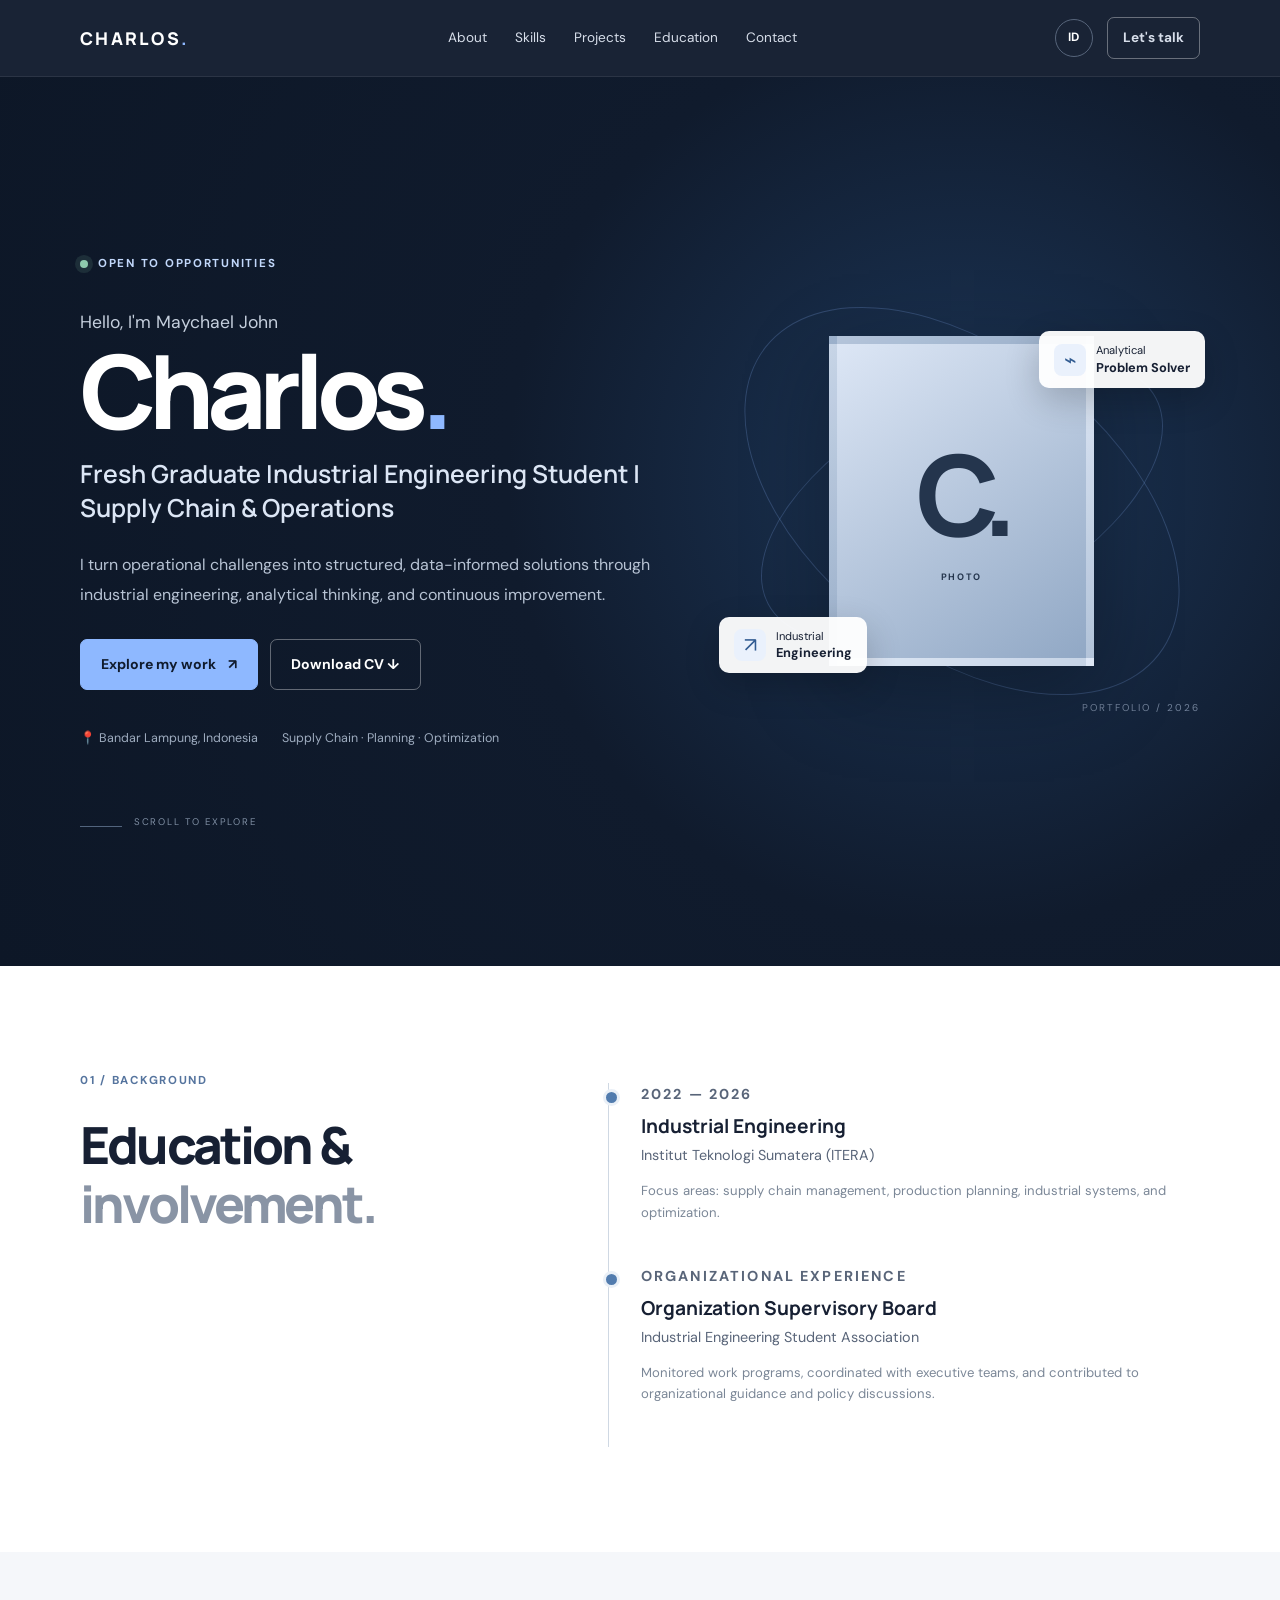
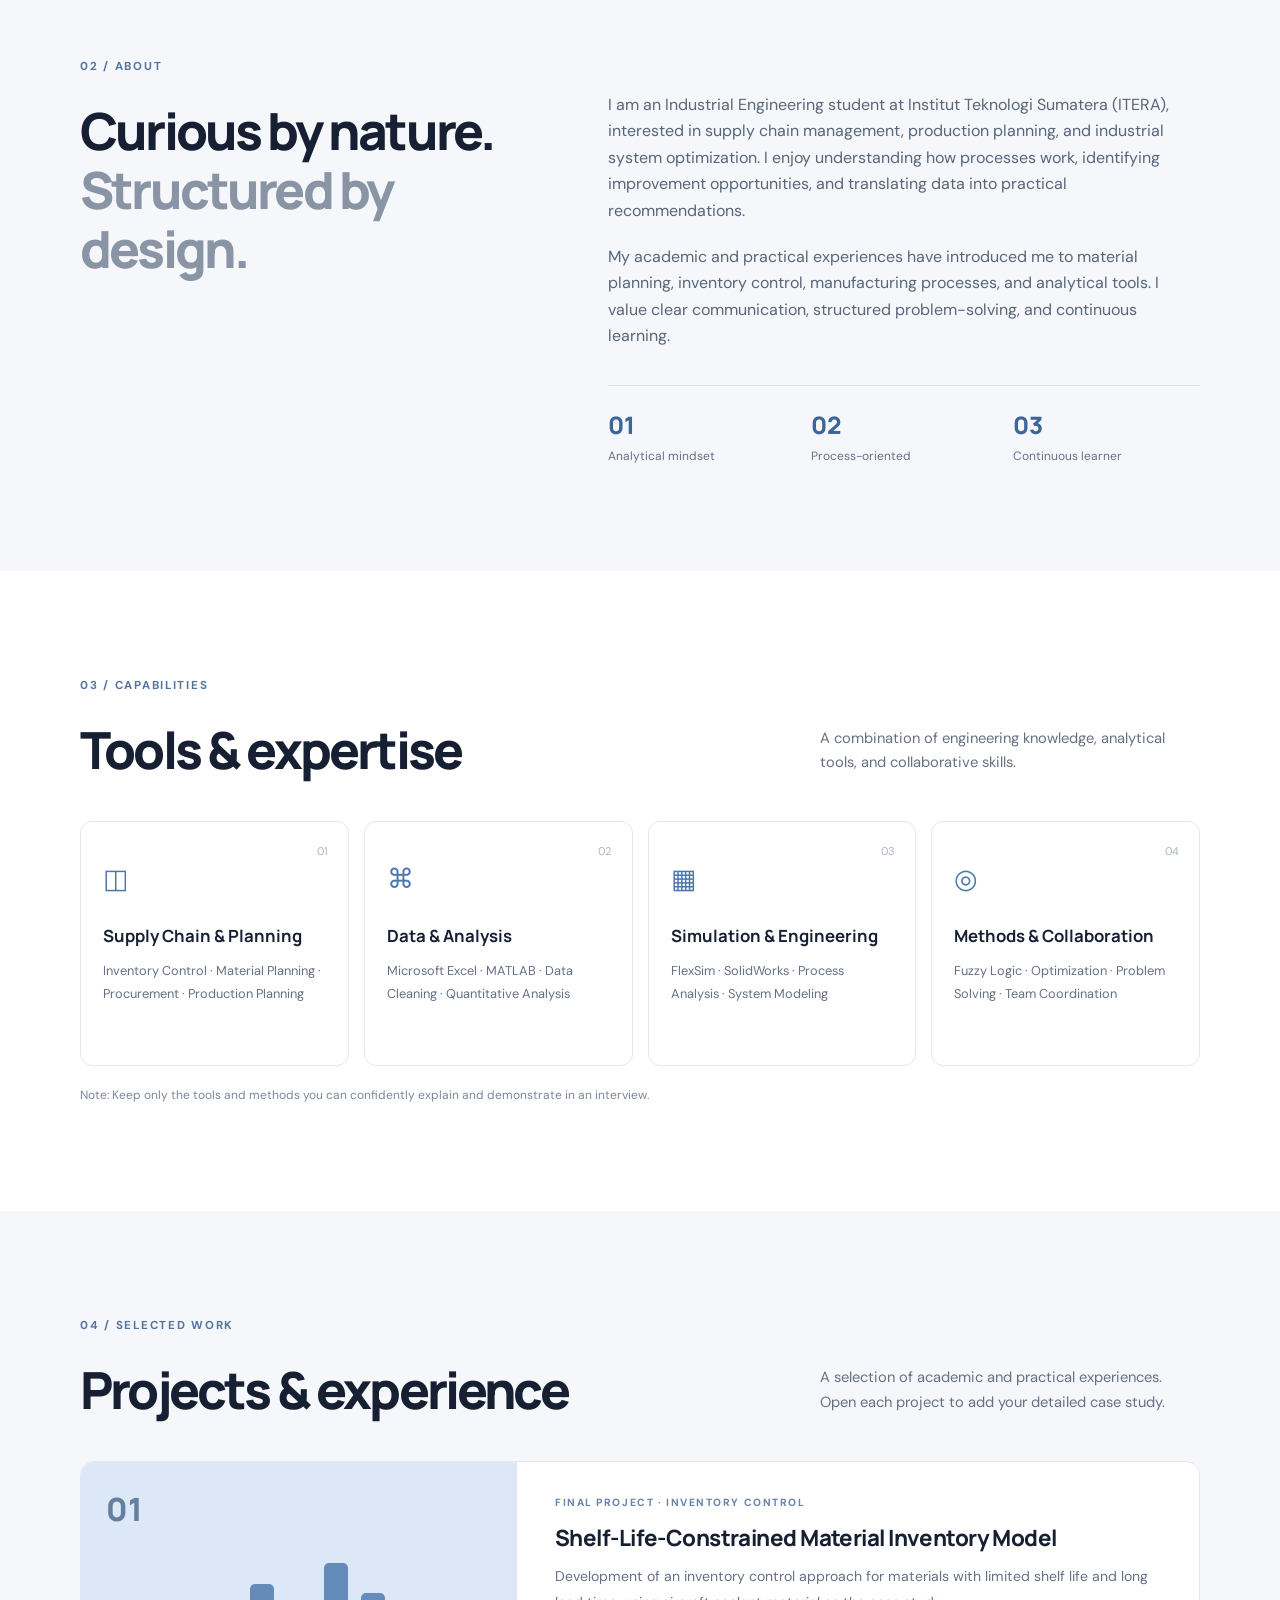
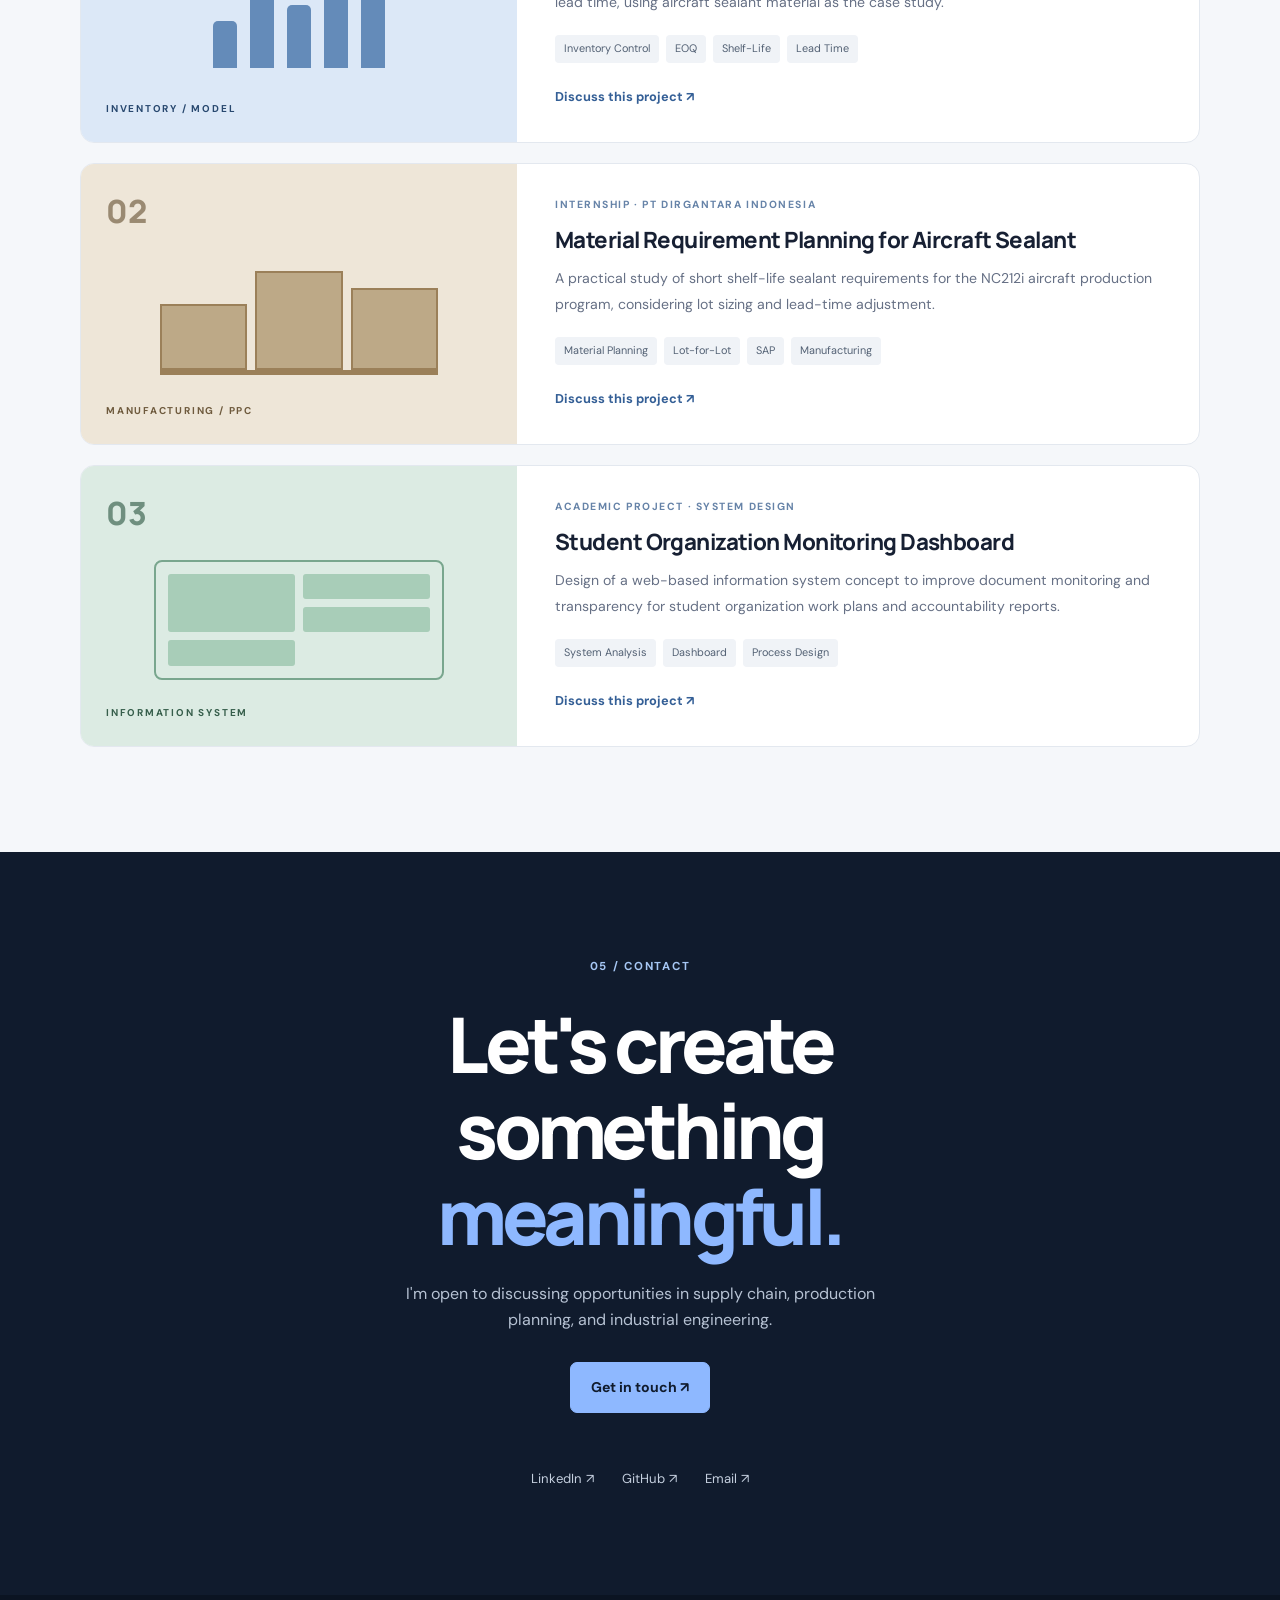
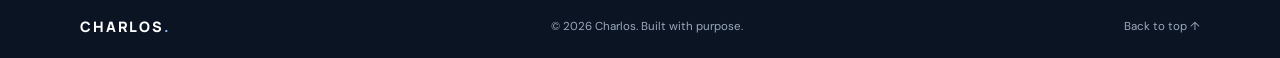
<file: index.html>
<!DOCTYPE html>
<html lang="en">
<head>
  <meta charset="UTF-8">
  <meta name="viewport" content="width=device-width, initial-scale=1.0">
  <meta name="description" content="Portfolio of Charlos, Industrial Engineering professional focused on supply chain, production planning, and industrial optimization.">
  <meta name="theme-color" content="#101b2d">
  <title>Charlos | Industrial Engineering Portfolio</title>
  <link rel="preconnect" href="https://fonts.googleapis.com">
  <link rel="preconnect" href="https://fonts.gstatic.com" crossorigin>
  <link href="https://fonts.googleapis.com/css2?family=DM+Sans:wght@400;500;600;700&family=Manrope:wght@400;500;600;700;800&display=swap" rel="stylesheet">
  <link rel="stylesheet" href="style.css">
</head>
<body>
  <header class="site-header">
    <nav class="nav container" aria-label="Main navigation">
      <a class="brand" href="#home">CHARLOS<span>.</span></a>
      <button class="menu-toggle" id="menuToggle" aria-label="Open navigation" aria-expanded="false">☰</button>
      <div class="nav-links" id="navLinks">
        <a href="#about" data-i18n="navAbout">About</a>
        <a href="#skills" data-i18n="navSkills">Skills</a>
        <a href="#projects" data-i18n="navProjects">Projects</a>
        <a href="#education" data-i18n="navEducation">Education</a>
        <a href="#contact" data-i18n="navContact">Contact</a>
      </div>
      <div class="nav-actions">
        <button class="language-toggle" id="languageToggle" aria-label="Switch language">ID</button>
        <a class="button button-small button-outline" href="#contact" data-i18n="navHire">Let's talk</a>
      </div>
    </nav>
  </header>

  <main>
    <section class="hero section" id="home">
      <div class="container hero-grid">
        <div class="hero-copy">
          <p class="eyebrow"><span class="status-dot"></span><span data-i18n="heroEyebrow">OPEN TO OPPORTUNITIES</span></p>
          <p class="hero-kicker" data-i18n="heroKicker">Hello, I'm Maychael John</p>
          <h1>Charlos<span class="accent">.</span></h1>
          <h2 data-i18n="heroRole">Fresh Graduate Industrial Engineering Student | Supply Chain & Operations</h2>
          <p class="hero-description" data-i18n="heroDescription">
            I turn operational challenges into structured, data-informed solutions through industrial engineering, analytical thinking, and continuous improvement.
          </p>
          <div class="hero-actions">
            <a class="button button-primary" href="#projects" data-i18n="heroProjects">Explore my work <span>↗</span></a>
            <a class="button button-outline" href="assets/cv.pdf" download data-i18n="heroCV">Download CV ↓</a>
          </div>
          <div class="hero-meta">
            <span>📍 Bandar Lampung, Indonesia</span>
            <span data-i18n="heroFocus">Supply Chain · Planning · Optimization</span>
          </div>
        </div>
        <div class="hero-visual">
          <div class="visual-orbit orbit-one"></div>
          <div class="visual-orbit orbit-two"></div>
          <div class="profile-placeholder">
            <span class="profile-initials">C.</span>
            <span class="profile-caption" data-i18n="photoPlaceholder">PHOTO</span>
          </div>
          <div class="floating-card card-top"><span class="mini-icon">⌁</span><span>Analytical<br><strong>Problem Solver</strong></span></div>
          <div class="floating-card card-bottom"><span class="mini-icon">↗</span><span>Industrial<br><strong>Engineering</strong></span></div>
          <div class="visual-label">PORTFOLIO / 2026</div>
        </div>
      </div>
      <div class="container scroll-cue"><span></span><p data-i18n="scroll">SCROLL TO EXPLORE</p></div>
    </section>

    <section class="section" id="education">
      <div class="container two-column">
        <div>
          <p class="section-index">01 / <span data-i18n="educationIndex">BACKGROUND</span></p>
          <h2 class="section-title" data-i18n="educationTitle">Education &<br><span class="muted">involvement.</span></h2>
        </div>
        <div class="timeline">
          <article class="timeline-item">
            <span class="timeline-dot"></span><p class="timeline-date">2022 — 2026</p>
            <h3 data-i18n="educationDegree">Industrial Engineering</h3>
            <p>Institut Teknologi Sumatera (ITERA)</p>
            <p class="timeline-detail" data-i18n="educationDetail">Focus areas: supply chain management, production planning, industrial systems, and optimization.</p>
          </article>
          <article class="timeline-item">
            <span class="timeline-dot"></span><p class="timeline-date" data-i18n="organizationPeriod">ORGANIZATIONAL EXPERIENCE</p>
            <h3 data-i18n="organizationTitle">Organization Supervisory Board</h3>
            <p data-i18n="organizationOrg">Industrial Engineering Student Association</p>
            <p class="timeline-detail" data-i18n="organizationDetail">Monitored work programs, coordinated with executive teams, and contributed to organizational guidance and policy discussions.</p>
          </article>
        </div>
      </div>
    </section>

    <section class="section section-light" id="about">
      <div class="container two-column">
        <div>
          <p class="section-index">02 / <span data-i18n="aboutIndex">ABOUT</span></p>
          <h2 class="section-title" data-i18n="aboutTitle">Curious by nature.<br><span class="muted">Structured by design.</span></h2>
        </div>
        <div class="about-content">
          <p data-i18n="aboutText">I am an Industrial Engineering student at Institut Teknologi Sumatera (ITERA), interested in supply chain management, production planning, and industrial system optimization. I enjoy understanding how processes work, identifying improvement opportunities, and translating data into practical recommendations.</p>
          <p data-i18n="aboutText2">My academic and practical experiences have introduced me to material planning, inventory control, manufacturing processes, and analytical tools. I value clear communication, structured problem-solving, and continuous learning.</p>
          <div class="about-facts">
            <div><strong>01</strong><span data-i18n="factOne">Analytical mindset</span></div>
            <div><strong>02</strong><span data-i18n="factTwo">Process-oriented</span></div>
            <div><strong>03</strong><span data-i18n="factThree">Continuous learner</span></div>
          </div>
        </div>
      </div>
    </section>

    <section class="section" id="skills">
      <div class="container">
        <p class="section-index">03 / <span data-i18n="skillsIndex">CAPABILITIES</span></p>
        <div class="section-heading-row">
          <h2 class="section-title" data-i18n="skillsTitle">Tools & expertise</h2>
          <p class="section-intro" data-i18n="skillsIntro">A combination of engineering knowledge, analytical tools, and collaborative skills.</p>
        </div>
        <div class="skills-grid">
          <article class="skill-card">
            <div class="skill-number">01</div><div class="skill-icon">◫</div>
            <h3 data-i18n="skillOneTitle">Supply Chain & Planning</h3>
            <p>Inventory Control · Material Planning · Procurement · Production Planning</p>
          </article>
          <article class="skill-card">
            <div class="skill-number">02</div><div class="skill-icon">⌘</div>
            <h3 data-i18n="skillTwoTitle">Data & Analysis</h3>
            <p>Microsoft Excel · MATLAB · Data Cleaning · Quantitative Analysis</p>
          </article>
          <article class="skill-card">
            <div class="skill-number">03</div><div class="skill-icon">▦</div>
            <h3 data-i18n="skillThreeTitle">Simulation & Engineering</h3>
            <p>FlexSim · SolidWorks · Process Analysis · System Modeling</p>
          </article>
          <article class="skill-card">
            <div class="skill-number">04</div><div class="skill-icon">◎</div>
            <h3 data-i18n="skillFourTitle">Methods & Collaboration</h3>
            <p>Fuzzy Logic · Optimization · Problem Solving · Team Coordination</p>
          </article>
        </div>
        <p class="small-note" data-i18n="skillsNote">Note: Keep only the tools and methods you can confidently explain and demonstrate in an interview.</p>
      </div>
    </section>

    <section class="section section-light" id="projects">
      <div class="container">
        <p class="section-index">04 / <span data-i18n="projectsIndex">SELECTED WORK</span></p>
        <div class="section-heading-row">
          <h2 class="section-title" data-i18n="projectsTitle">Projects & experience</h2>
          <p class="section-intro" data-i18n="projectsIntro">A selection of academic and practical experiences. Open each project to add your detailed case study.</p>
        </div>
        <div class="project-list">
          <article class="project-card">
            <div class="project-visual project-visual-blue"><span>01</span><div class="abstract-chart"><i></i><i></i><i></i><i></i><i></i></div><small>INVENTORY / MODEL</small></div>
            <div class="project-info">
              <p class="project-type" data-i18n="projectOneType">FINAL PROJECT · INVENTORY CONTROL</p>
              <h3 data-i18n="projectOneTitle">Shelf-Life-Constrained Material Inventory Model</h3>
              <p data-i18n="projectOneDesc">Development of an inventory control approach for materials with limited shelf life and long lead time, using aircraft sealant material as the case study.</p>
              <div class="tag-list"><span>Inventory Control</span><span>EOQ</span><span>Shelf-Life</span><span>Lead Time</span></div>
              <a class="text-link" href="#contact" data-i18n="projectDetails">Discuss this project ↗</a>
            </div>
          </article>
          <article class="project-card">
            <div class="project-visual project-visual-sand"><span>02</span><div class="factory-lines"><i></i><i></i><i></i></div><small>MANUFACTURING / PPC</small></div>
            <div class="project-info">
              <p class="project-type" data-i18n="projectTwoType">INTERNSHIP · PT DIRGANTARA INDONESIA</p>
              <h3 data-i18n="projectTwoTitle">Material Requirement Planning for Aircraft Sealant</h3>
              <p data-i18n="projectTwoDesc">A practical study of short shelf-life sealant requirements for the NC212i aircraft production program, considering lot sizing and lead-time adjustment.</p>
              <div class="tag-list"><span>Material Planning</span><span>Lot-for-Lot</span><span>SAP</span><span>Manufacturing</span></div>
              <a class="text-link" href="#contact" data-i18n="projectDetails">Discuss this project ↗</a>
            </div>
          </article>
          <article class="project-card">
            <div class="project-visual project-visual-green"><span>03</span><div class="dashboard-shape"><b></b><b></b><b></b><b></b></div><small>INFORMATION SYSTEM</small></div>
            <div class="project-info">
              <p class="project-type" data-i18n="projectThreeType">ACADEMIC PROJECT · SYSTEM DESIGN</p>
              <h3 data-i18n="projectThreeTitle">Student Organization Monitoring Dashboard</h3>
              <p data-i18n="projectThreeDesc">Design of a web-based information system concept to improve document monitoring and transparency for student organization work plans and accountability reports.</p>
              <div class="tag-list"><span>System Analysis</span><span>Dashboard</span><span>Process Design</span></div>
              <a class="text-link" href="#contact" data-i18n="projectDetails">Discuss this project ↗</a>
            </div>
          </article>
        </div>
      </div>
    </section>

    
    <section class="contact-section section" id="contact">
      <div class="container contact-inner">
        <p class="section-index">05 / CONTACT</p>
        <h2 data-i18n="contactTitle">Let's create<br>something <span class="accent">meaningful.</span></h2>
        <p data-i18n="contactText">I'm open to discussing opportunities in supply chain, production planning, and industrial engineering.</p>
        <a class="button button-primary" href="mailto:your.charlosmanalu23@gmail.com" data-i18n="contactButton">Get in touch ↗</a>
        <div class="contact-links">
          <a href="https://www.linkedin.com/" target="_blank" rel="noreferrer">LinkedIn ↗</a>
          <a href="https://github.com/" target="_blank" rel="noreferrer">GitHub ↗</a>
          <a href="mailto:your.charlosmanalu23@gmail.com">Email ↗</a>
        </div>
      </div>
    </section>
  </main>

  <footer class="footer">
    <div class="container footer-inner"><a class="brand" href="#home">CHARLOS<span>.</span></a><p>© <span id="year"></span> Charlos. <span data-i18n="footerText">Built with purpose.</span></p><a href="#home" data-i18n="backTop">Back to top ↑</a></div>
  </footer>
  <script src="script.js"></script>
</body>
</html>
</file>
<file: style.css>
:root {
  --navy: #101b2d; --navy-2: #172943; --blue: #8eb8ff; --ink: #172033;
  --muted: #667085; --paper: #f5f7fa; --white: #fff; --line: #e3e8ef;
  --green: #8ec9ad; --sand: #d9c6a2; --radius: 18px; --max: 1120px;
}
* { box-sizing: border-box; }
html { scroll-behavior: smooth; scroll-padding-top: 82px; }
body { margin: 0; font-family: "DM Sans", sans-serif; color: var(--ink); background: var(--white); line-height: 1.65; }
a { color: inherit; text-decoration: none; }
button { font: inherit; }
.container { width: min(var(--max), calc(100% - 48px)); margin-inline: auto; }
.site-header { position: sticky; top: 0; z-index: 20; background: rgba(16,27,45,.96); backdrop-filter: blur(14px); color: white; border-bottom: 1px solid rgba(255,255,255,.08); }
.nav { min-height: 76px; display: flex; align-items: center; justify-content: space-between; gap: 24px; }
.brand { font: 800 1.1rem "Manrope", sans-serif; letter-spacing: .13em; color: white; }
.brand span, .accent { color: var(--blue); }
.nav-links, .nav-actions { display: flex; align-items: center; gap: 28px; }
.nav-links a, .nav-actions a { font-size: .85rem; color: #d7deea; transition: color .2s; }
.nav-links a:hover, .contact-links a:hover { color: var(--blue); }
.nav-actions { gap: 14px; }
.language-toggle { border: 1px solid #56647a; color: white; background: transparent; border-radius: 999px; width: 38px; height: 38px; cursor: pointer; font-weight: 700; font-size: .75rem; }
.button { display: inline-flex; align-items: center; justify-content: center; gap: 12px; padding: 13px 20px; border-radius: 7px; font-weight: 700; font-size: .88rem; transition: transform .2s, background .2s; }
.button:hover { transform: translateY(-2px); }
.button-small { padding: 9px 15px; }
.button-primary { color: var(--navy); background: var(--blue); border: 1px solid var(--blue); }
.button-primary:hover { background: #b3d0ff; }
.button-outline { color: white; border: 1px solid rgba(255,255,255,.35); background: transparent; }
.button-outline:hover { background: rgba(255,255,255,.08); }
.menu-toggle { display: none; color: white; background: none; border: 0; font-size: 1.5rem; cursor: pointer; }
.hero { color: white; background: radial-gradient(circle at 75% 45%, #1c3658 0, #101b2d 42%, #0d1727 100%); min-height: 660px; display: flex; flex-direction: column; justify-content: center; overflow: hidden; position: relative; }
.hero-grid { display: grid; grid-template-columns: 1.1fr .9fr; align-items: center; gap: 60px; padding-top: 72px; padding-bottom: 65px; }
.eyebrow, .section-index, .project-type, .timeline-date { letter-spacing: .15em; font-size: .72rem; font-weight: 700; }
.eyebrow { color: #c2d8fb; display: flex; align-items: center; gap: 10px; }
.status-dot { width: 8px; height: 8px; border-radius: 50%; background: #8ec9ad; box-shadow: 0 0 0 5px rgba(142,201,173,.12); }
.hero-kicker { color: #c5cfdd; margin: 35px 0 0; font-size: 1.1rem; }
h1, h2, h3, p { margin-top: 0; }
.hero h1 { font: 800 clamp(4rem, 8vw, 6.7rem)/1.05 "Manrope", sans-serif; letter-spacing: -.07em; margin: 0 0 12px; }
.hero h2 { color: #dce6f5; font: 600 clamp(1.15rem, 2vw, 1.55rem)/1.4 "Manrope", sans-serif; max-width: 580px; }
.hero-description { max-width: 570px; color: #b7c3d4; font-size: 1rem; line-height: 1.85; margin: 24px 0 30px; }
.hero-actions { display: flex; gap: 12px; flex-wrap: wrap; }
.hero-meta { display: flex; flex-wrap: wrap; gap: 10px 24px; color: #9eacbf; font-size: .78rem; margin-top: 38px; }
.hero-visual { height: 430px; position: relative; display: grid; place-items: center; }
.profile-placeholder { width: 265px; height: 330px; background: linear-gradient(145deg, #dce6f5, #91a8c5); border: 8px solid rgba(255,255,255,.08); box-shadow: 0 25px 80px rgba(0,0,0,.3); display: flex; flex-direction: column; justify-content: center; align-items: center; color: #24354d; position: relative; z-index: 2; }
.profile-initials { font: 800 7rem "Manrope"; letter-spacing: -.1em; }
.profile-caption { font-size: .58rem; letter-spacing: .18em; font-weight: 700; }
.visual-orbit { position: absolute; border: 1px solid rgba(142,184,255,.22); border-radius: 50%; transform: rotate(-28deg); }
.orbit-one { width: 440px; height: 220px; }
.orbit-two { width: 500px; height: 300px; transform: rotate(38deg); }
.floating-card { position: absolute; z-index: 3; display: flex; align-items: center; gap: 10px; background: rgba(255,255,255,.95); color: var(--ink); border-radius: 10px; padding: 12px 15px; box-shadow: 0 12px 35px rgba(0,0,0,.2); font-size: .7rem; line-height: 1.35; }
.floating-card strong { font-size: .8rem; }
.card-top { top: 45px; right: -5px; }.card-bottom { bottom: 43px; left: -4px; }
.mini-icon { display: grid; place-items: center; width: 32px; height: 32px; border-radius: 8px; background: #eaf1fc; color: #315b91; font-size: 1.3rem; }
.visual-label { position: absolute; bottom: 0; right: 0; font-size: .62rem; letter-spacing: .2em; color: #72829a; }
.scroll-cue { display: flex; align-items: center; gap: 12px; color: #7f8ea3; font-size: .6rem; letter-spacing: .18em; padding-bottom: 22px; }
.scroll-cue span { height: 1px; width: 42px; background: #52647d; }
.section { padding: 105px 0; }
.section-light { background: var(--paper); }
.two-column { display: grid; grid-template-columns: .85fr 1.15fr; gap: 90px; }
.section-index { color: #55749e; margin-bottom: 25px; }
.section-title { font: 800 clamp(2.2rem, 4vw, 3.5rem)/1.15 "Manrope", sans-serif; letter-spacing: -.055em; margin-bottom: 25px; }
.muted { color: #8994a5; }
.about-content { padding-top: 35px; color: #596579; font-size: 1rem; }
.about-content p { margin-bottom: 20px; }
.about-facts { display: grid; grid-template-columns: repeat(3,1fr); gap: 16px; border-top: 1px solid #dce2ea; margin-top: 35px; padding-top: 22px; }
.about-facts div { display: flex; flex-direction: column; gap: 6px; }
.about-facts strong { font: 800 1.5rem "Manrope"; color: #3e6598; }
.about-facts span { font-size: .75rem; color: #657185; }
.section-heading-row { display: flex; justify-content: space-between; align-items: end; gap: 35px; margin-bottom: 42px; }
.section-heading-row .section-title { margin-bottom: 0; }
.section-intro { max-width: 380px; color: var(--muted); font-size: .92rem; margin-bottom: 5px; }
.skills-grid { display: grid; grid-template-columns: repeat(4,1fr); gap: 15px; }
.skill-card { background: white; border: 1px solid var(--line); padding: 25px 22px; border-radius: 12px; min-height: 245px; position: relative; transition: transform .2s, box-shadow .2s; }
.skill-card:hover { transform: translateY(-5px); box-shadow: 0 15px 35px rgba(20,40,70,.08); }
.skill-number { position: absolute; top: 20px; right: 20px; color: #aab4c2; font-size: .7rem; }
.skill-icon { color: #4c78ae; font-size: 1.7rem; margin: 10px 0 22px; }
.skill-card h3 { font: 700 1.05rem "Manrope"; margin-bottom: 12px; }
.skill-card p { color: var(--muted); font-size: .8rem; line-height: 1.8; margin: 0; }
.small-note { color: #7b8797; font-size: .75rem; margin: 20px 0 0; }
.project-list { display: grid; gap: 20px; }
.project-card { display: grid; grid-template-columns: .78fr 1.22fr; background: white; border: 1px solid var(--line); border-radius: 14px; overflow: hidden; }
.project-visual { min-height: 280px; padding: 25px; position: relative; overflow: hidden; display: flex; flex-direction: column; justify-content: space-between; }
.project-visual > span { font: 800 2rem "Manrope"; opacity: .65; }
.project-visual small { font-size: .62rem; letter-spacing: .18em; font-weight: 700; }
.project-visual-blue { background: #dce8f7; color: #28486f; }
.project-visual-sand { background: #eee6d8; color: #6e5a3d; }
.project-visual-green { background: #dcebe3; color: #365e4b; }
.abstract-chart { display: flex; align-items: end; gap: 13px; height: 105px; margin: 0 auto; }
.abstract-chart i { display: block; width: 24px; border-radius: 5px 5px 0 0; background: #648bb9; height: 45%; }
.abstract-chart i:nth-child(2) { height: 80%; }.abstract-chart i:nth-child(3) { height: 60%; }.abstract-chart i:nth-child(4) { height: 100%; }.abstract-chart i:nth-child(5) { height: 72%; }
.factory-lines { height: 115px; width: 72%; margin: 0 auto; border-bottom: 5px solid #9b8059; display: flex; align-items: end; gap: 8px; }
.factory-lines i { flex: 1; background: #bda987; border: 2px solid #9b8059; height: 60%; }.factory-lines i:nth-child(2) { height: 90%; }.factory-lines i:nth-child(3) { height: 75%; }
.dashboard-shape { width: 75%; height: 120px; margin: 0 auto; border: 2px solid #79a68e; border-radius: 8px; padding: 12px; display: grid; grid-template-columns: 1fr 1fr; gap: 8px; }
.dashboard-shape b { background: #a8cdb8; border-radius: 3px; }.dashboard-shape b:first-child { grid-row: span 2; }
.project-info { padding: 32px 38px; }
.project-type { color: #6683a8; font-size: .65rem; margin-bottom: 12px; }
.project-info h3 { font: 750 1.4rem/1.3 "Manrope"; letter-spacing: -.025em; margin-bottom: 12px; }
.project-info > p:not(.project-type) { color: var(--muted); font-size: .88rem; line-height: 1.8; }
.tag-list { display: flex; flex-wrap: wrap; gap: 7px; margin: 20px 0; }
.tag-list span { background: #f0f3f7; color: #536174; padding: 5px 9px; border-radius: 4px; font-size: .68rem; }
.text-link { color: #345f96; font-size: .8rem; font-weight: 700; }
.text-link:hover { text-decoration: underline; }
.timeline { border-left: 1px solid #cfd8e3; padding-left: 32px; margin-top: 12px; }
.timeline-item { position: relative; padding-bottom: 36px; }
.timeline-dot { position: absolute; left: -38px; top: 6px; width: 11px; height: 11px; border-radius: 50%; background: #527cae; border: 3px solid #eaf0f7; box-sizing: content-box; }
.timeline-date { color: #6683a8; font-size: .68rem; margin-bottom: 8px; }
.timeline-item h3 { font: 700 1.2rem "Manrope"; margin-bottom: 5px; }
.timeline-item p { color: #596579; font-size: .9rem; margin-bottom: 6px; }
.timeline-item .timeline-detail { color: #7b8797; font-size: .82rem; max-width: 530px; margin-top: 12px; }
.contact-section { background: var(--navy); color: white; text-align: center; }
.contact-inner { max-width: 760px; }
.contact-section .section-index { color: #a6c7f4; }
.contact-section h2 { font: 800 clamp(2.8rem, 6vw, 5rem)/1.12 "Manrope"; letter-spacing: -.06em; margin: 22px 0; }
.contact-section > .container > p:not(.section-index) { color: #b6c2d3; max-width: 500px; margin: 0 auto 28px; }
.contact-links { display: flex; justify-content: center; gap: 28px; margin-top: 55px; color: #c4cfde; font-size: .82rem; }
.footer { background: #0b1422; color: #9aa8ba; padding: 22px 0; }
.footer-inner { display: flex; align-items: center; justify-content: space-between; gap: 20px; }
.footer .brand { font-size: .9rem; }.footer p, .footer a:not(.brand) { margin: 0; font-size: .72rem; }
@media (max-width: 900px) {
  .nav-links { gap: 15px; }.nav-links a { font-size: .78rem; }
  .hero-grid { gap: 25px; }.hero-visual { transform: scale(.9); }
  .two-column { gap: 45px; }.skills-grid { grid-template-columns: repeat(2,1fr); }
}
@media (max-width: 680px) {
  .container { width: min(100% - 36px, var(--max)); }
  .nav { min-height: 68px; }.menu-toggle { display: block; margin-left: auto; }
  .nav-links { display: none; position: absolute; top: 68px; left: 0; right: 0; background: var(--navy); padding: 18px 24px 24px; flex-direction: column; align-items: flex-start; gap: 18px; border-top: 1px solid #314057; }
  .nav-links.open { display: flex; }.nav-actions { gap: 8px; }.nav-actions .button { display: none; }
  .hero { min-height: auto; }.hero-grid { grid-template-columns: 1fr; padding-top: 65px; gap: 20px; }
  .hero-kicker { margin-top: 25px; }.hero h1 { font-size: 4.4rem; }.hero-visual { height: 330px; transform: scale(.82); margin: -5px 0; }
  .profile-placeholder { width: 220px; height: 275px; }.orbit-one { width: 350px; }.orbit-two { width: 390px; }
  .card-top { right: -15px; }.card-bottom { left: -12px; }
  .section { padding: 75px 0; }.two-column { grid-template-columns: 1fr; gap: 10px; }.about-content { padding-top: 0; }
  .section-heading-row { display: block; }.section-intro { margin-top: 18px; }
  .skills-grid { grid-template-columns: 1fr 1fr; gap: 10px; }.skill-card { padding: 20px 16px; min-height: 225px; }
  .project-card { grid-template-columns: 1fr; }.project-visual { min-height: 210px; }.project-info { padding: 25px 22px; }
  .about-facts { gap: 8px; }.about-facts span { font-size: .68rem; }
  .contact-section h2 { font-size: 3.1rem; }.contact-links { gap: 18px; flex-wrap: wrap; margin-top: 40px; }
  .footer-inner { flex-wrap: wrap; }.footer-inner p { order: 3; width: 100%; }
}
@media (max-width: 390px) { .skills-grid { grid-template-columns: 1fr; }.hero h1 { font-size: 3.8rem; } }
</file>
